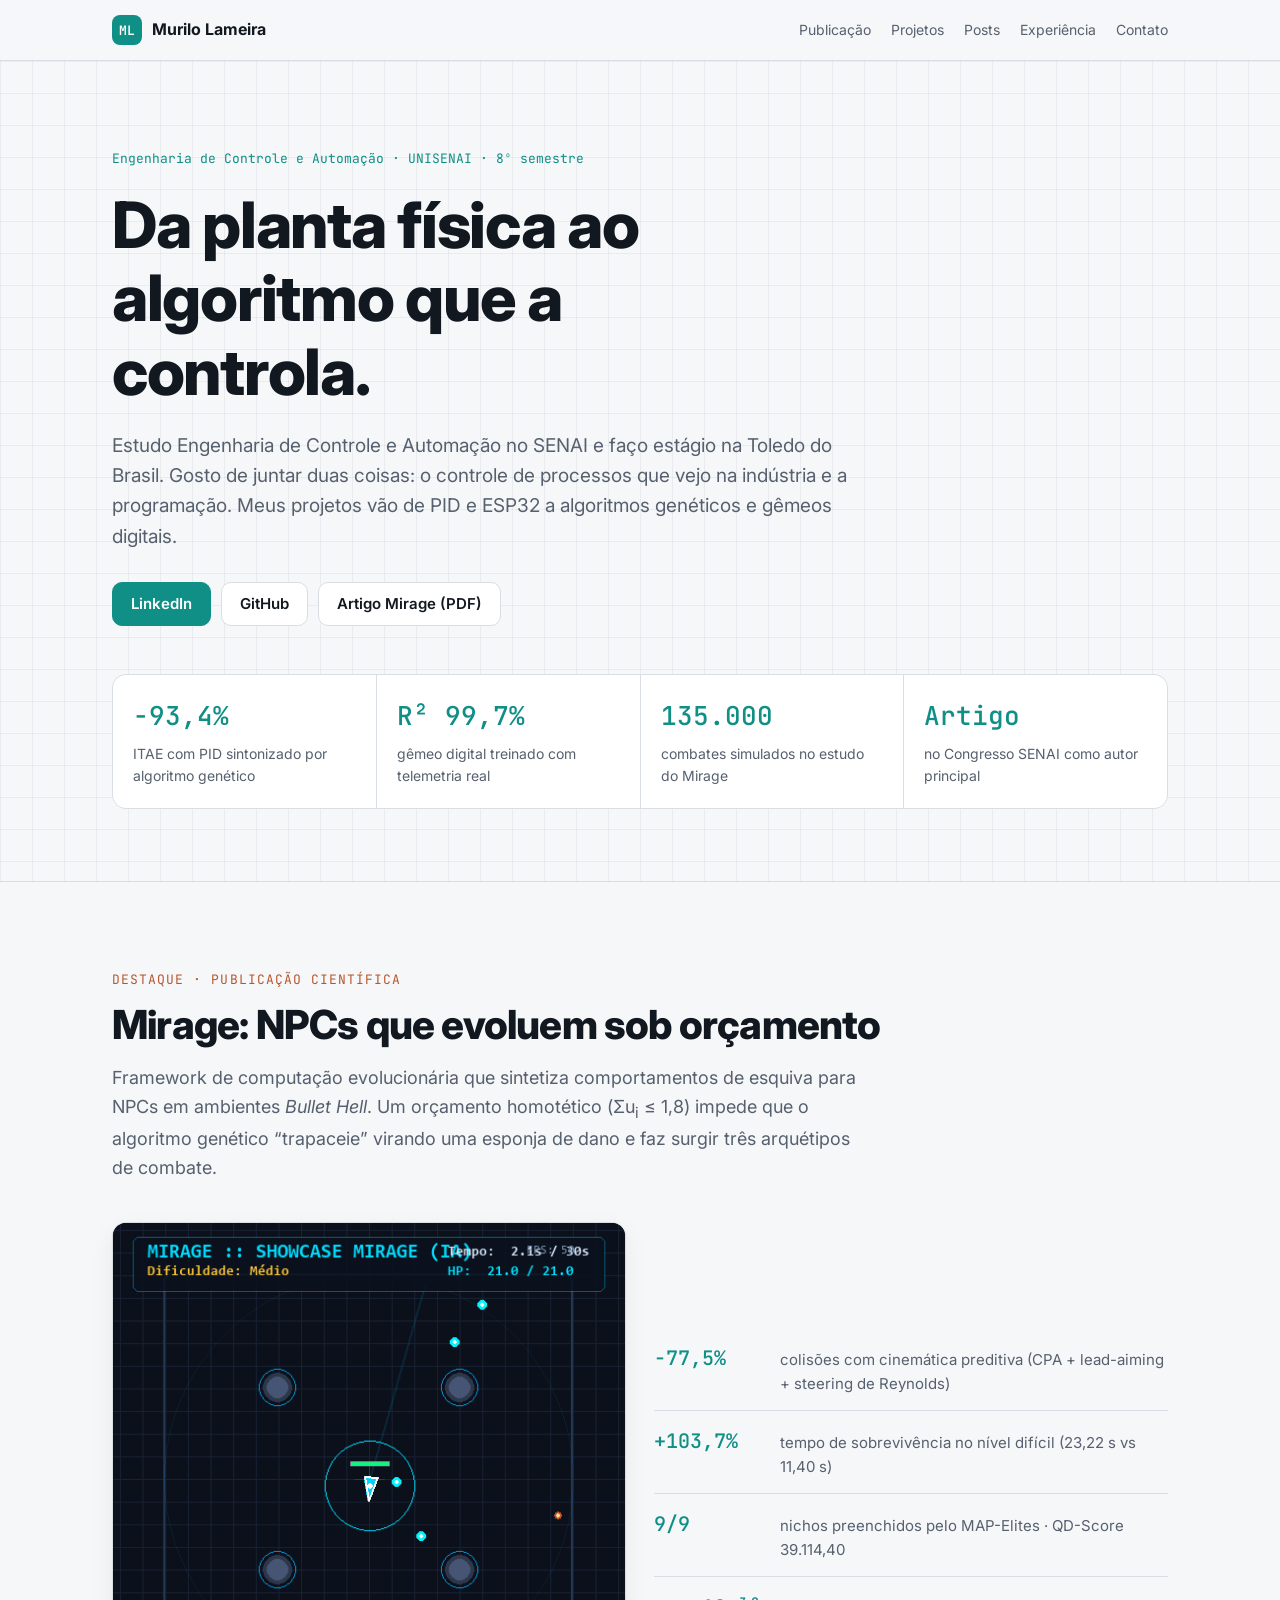
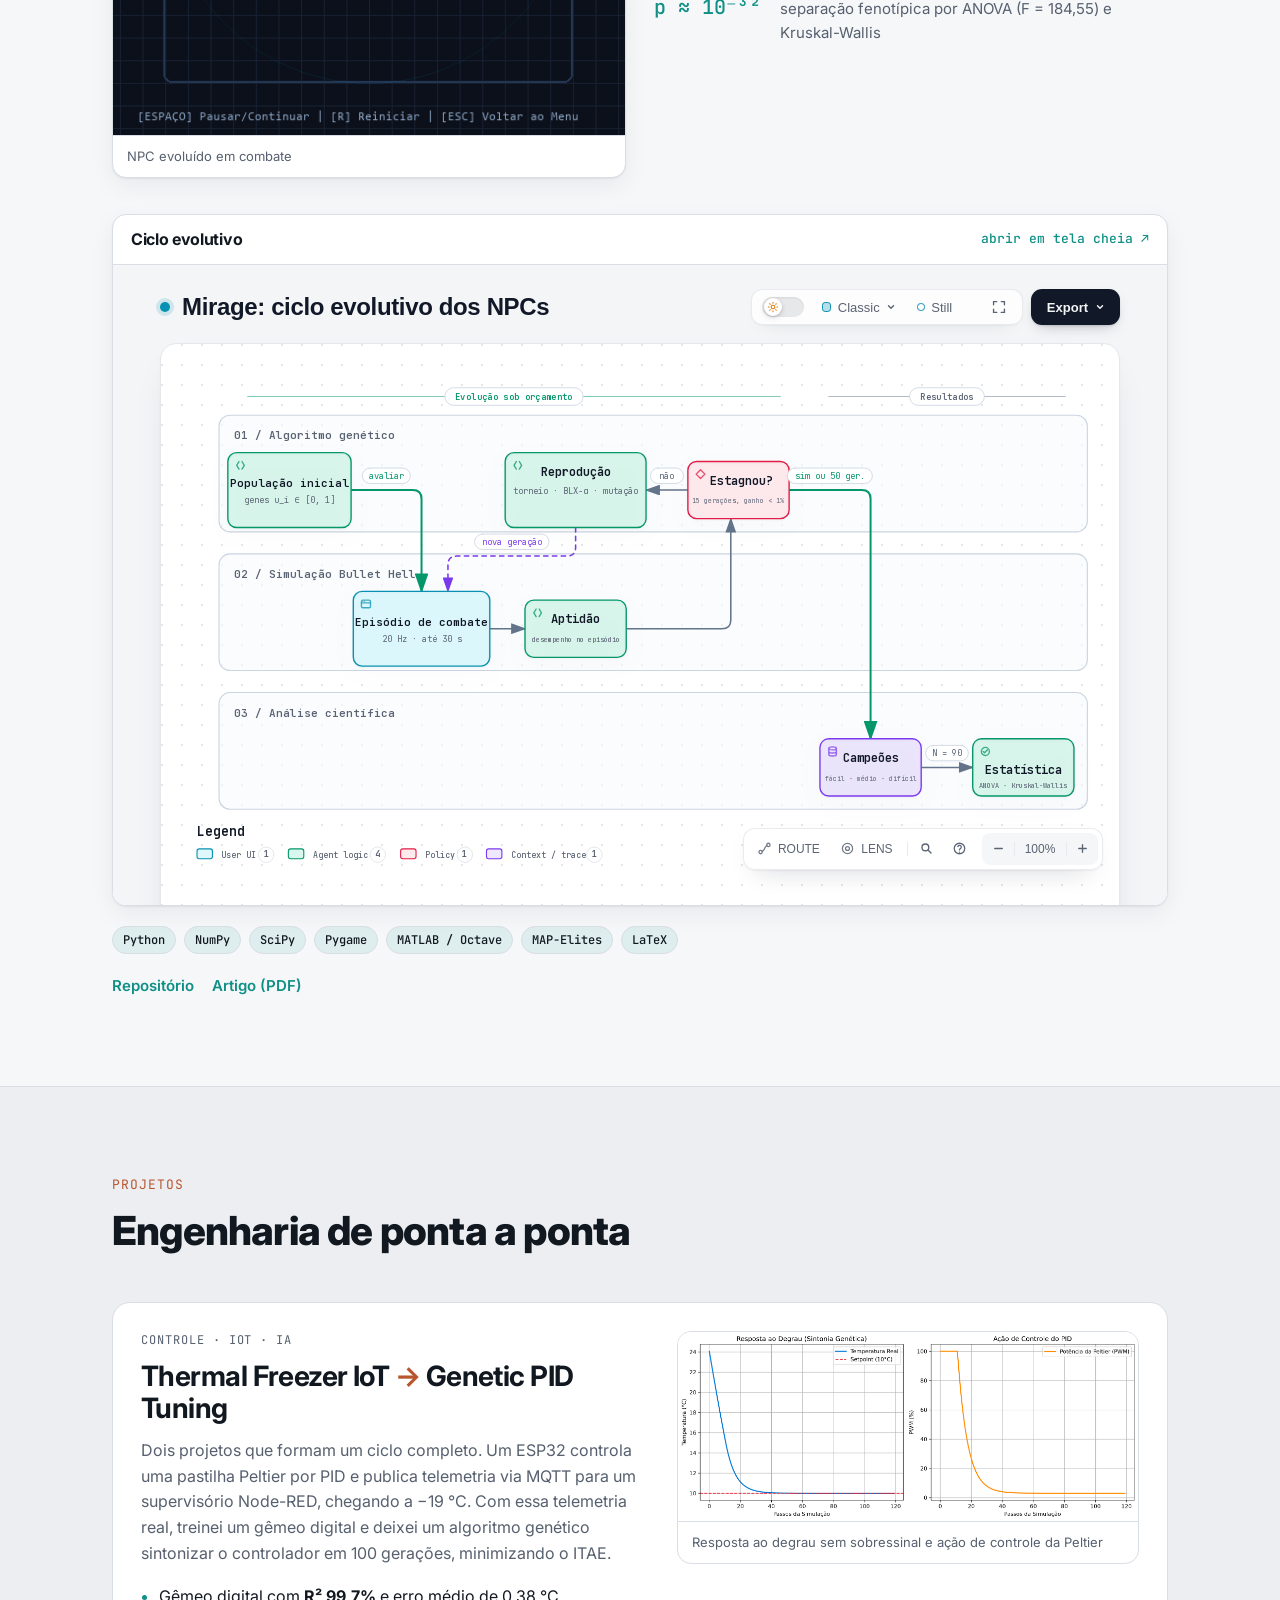
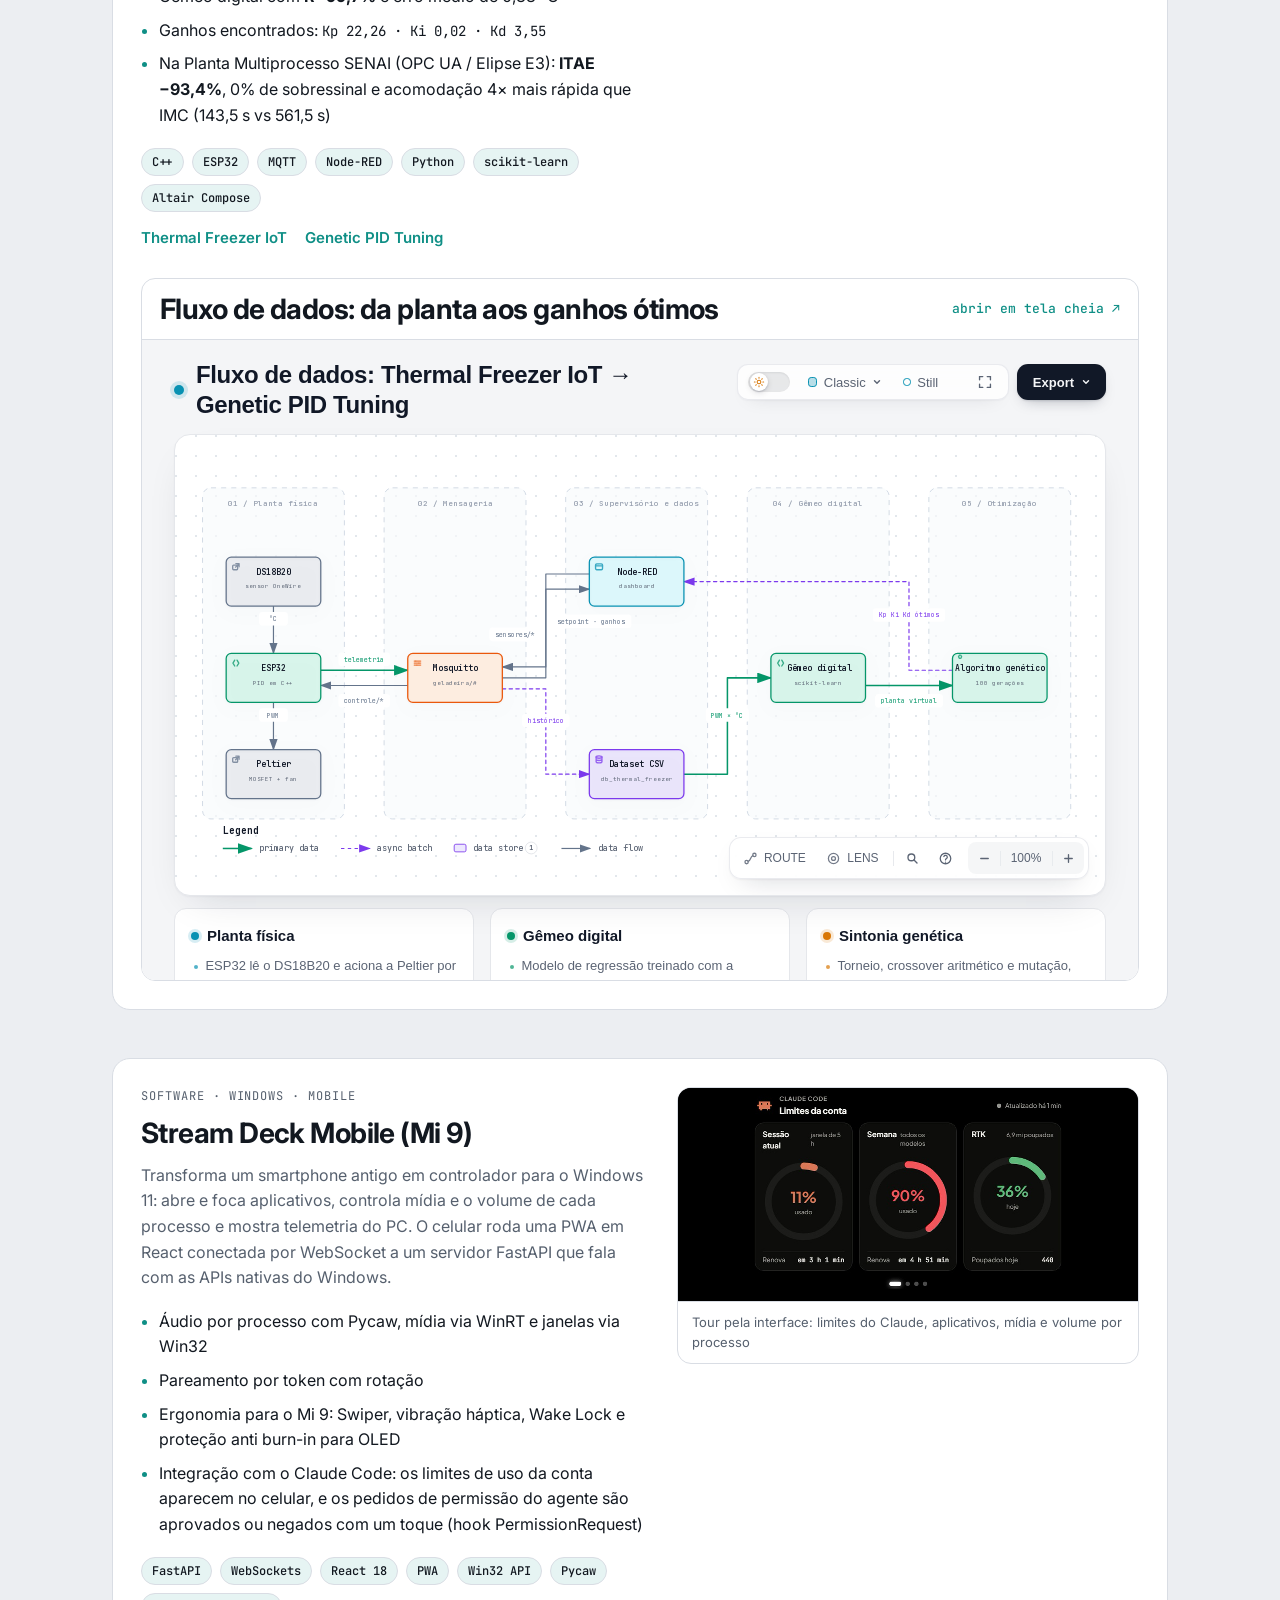
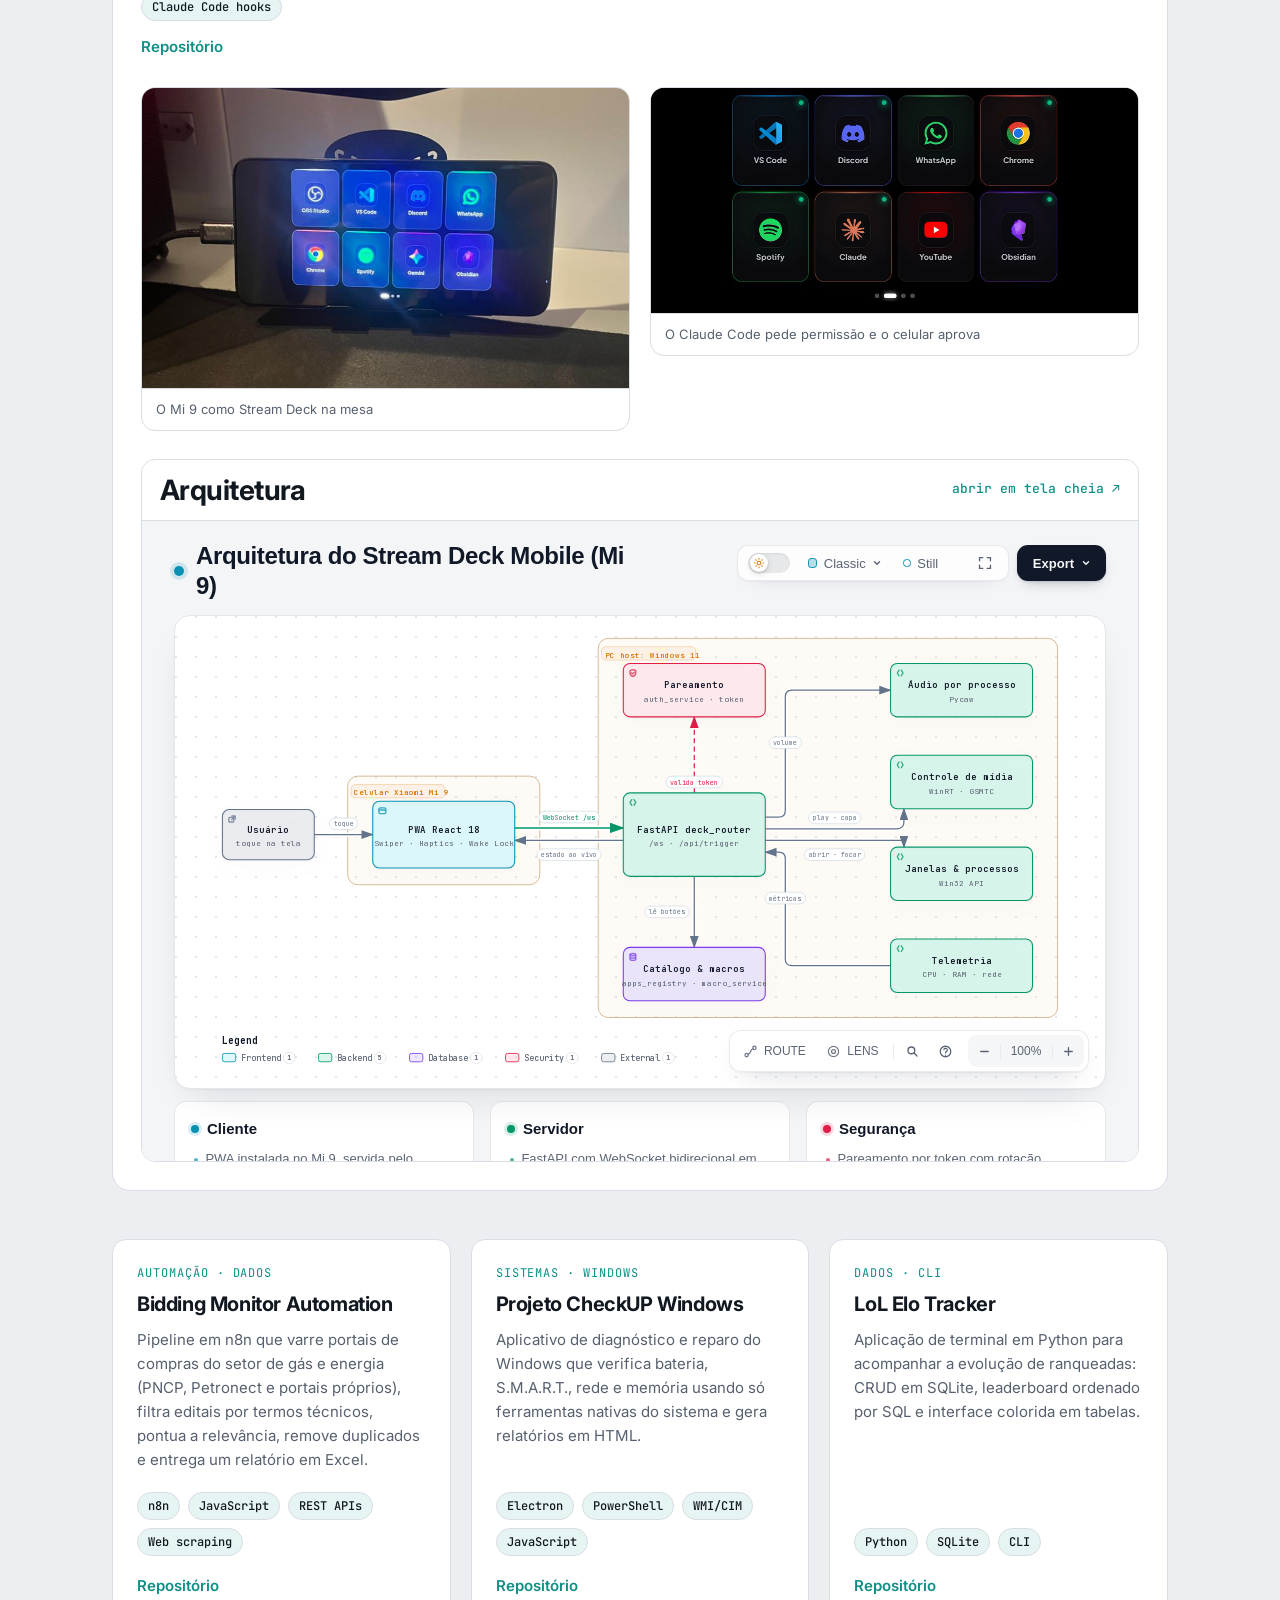
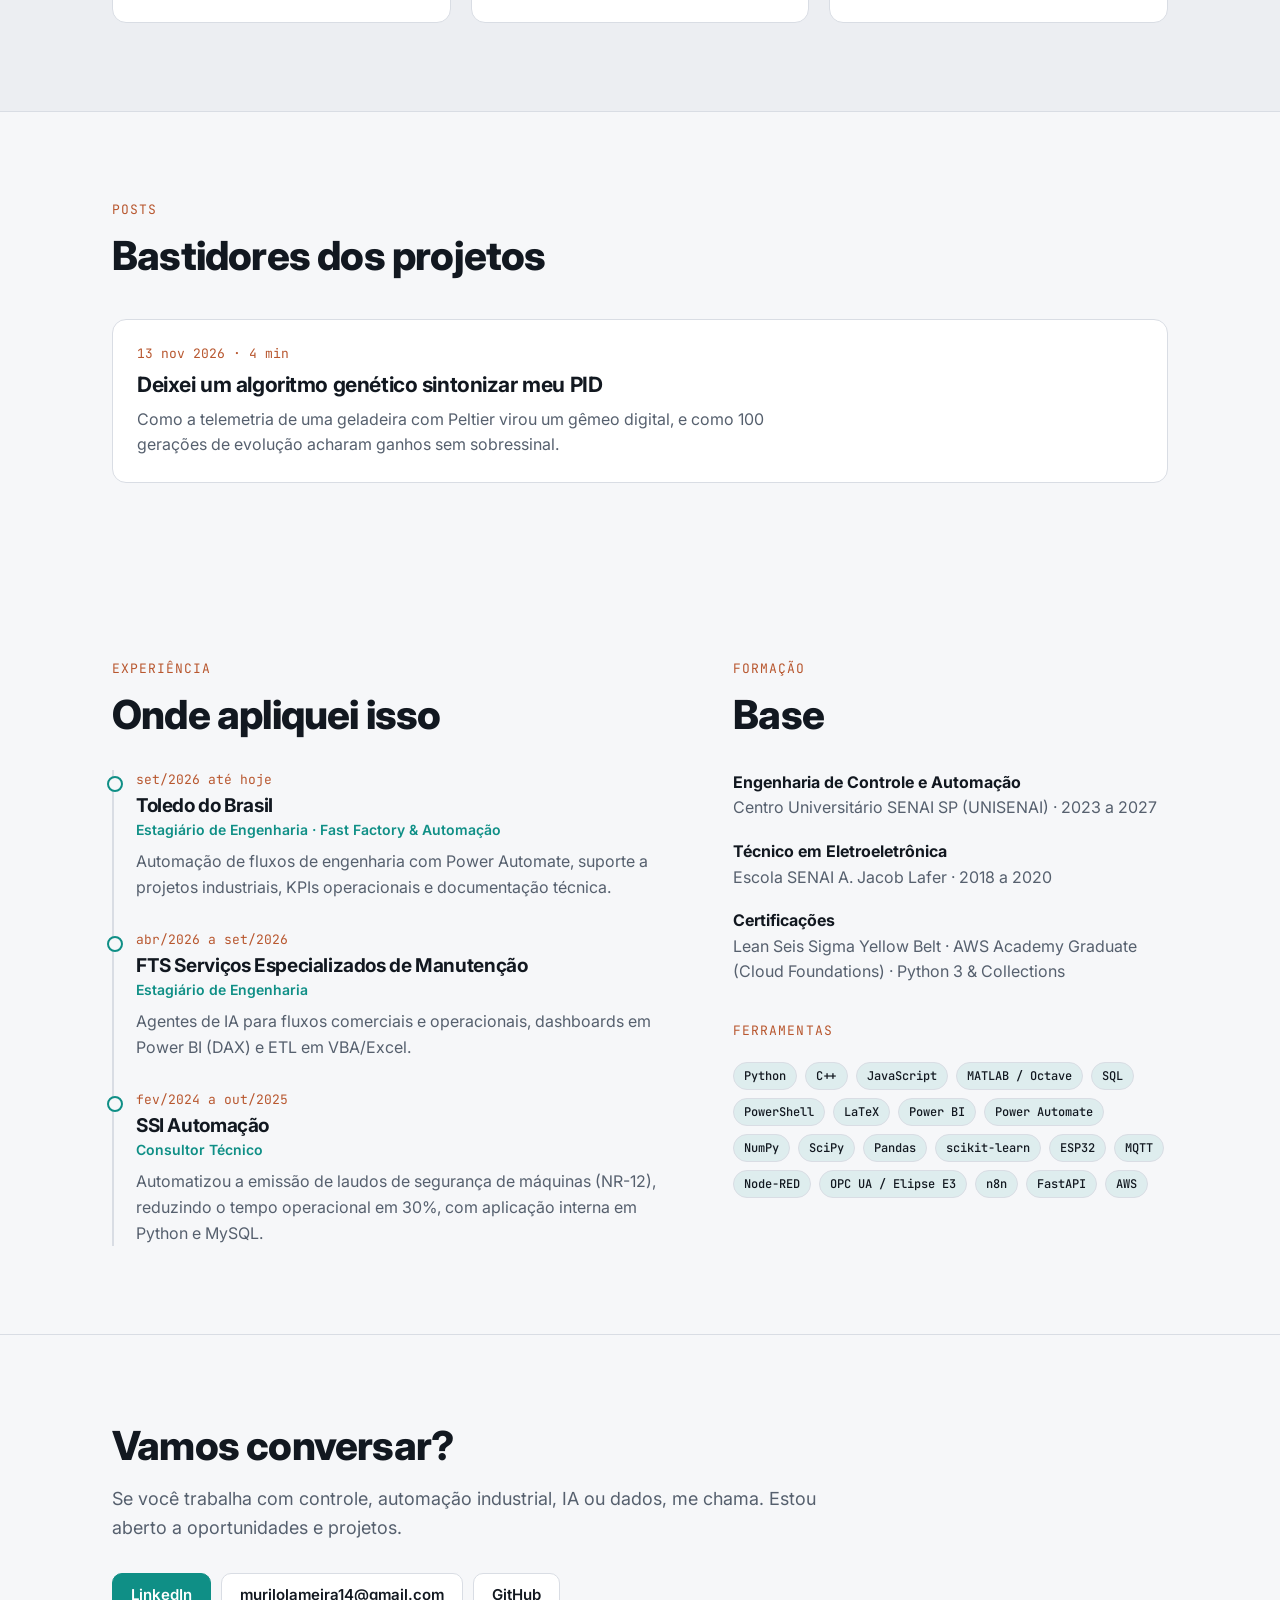
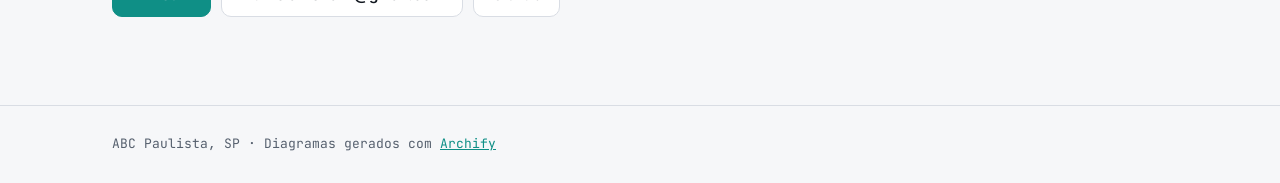
<file: index.html>
<!doctype html>
<html lang="pt-BR">
<head>
<meta charset="utf-8">
<meta name="viewport" content="width=device-width, initial-scale=1">
<title>Murilo Lameira | Portfólio</title>
<meta name="description" content="Engenharia de Controle e Automação: algoritmos genéticos, gêmeos digitais, IoT e software. Portfólio de projetos de Murilo Lameira.">
<meta property="og:type" content="website">
<meta property="og:url" content="https://murilo-lameira.github.io/">
<meta property="og:title" content="Murilo Lameira | Portfólio">
<meta property="og:description" content="Engenharia de Controle e Automação: algoritmos genéticos, gêmeos digitais, controle PID, IoT e software.">
<meta property="og:image" content="https://murilo-lameira.github.io/assets/img/og-portfolio.png">
<meta property="og:image:width" content="1200">
<meta property="og:image:height" content="627">
<meta name="twitter:card" content="summary_large_image">
<link rel="preconnect" href="https://fonts.googleapis.com">
<link rel="preconnect" href="https://fonts.gstatic.com" crossorigin>
<link href="https://fonts.googleapis.com/css2?family=Inter:wght@400;500;600;700;800&family=JetBrains+Mono:wght@400;500&display=swap" rel="stylesheet">
<link rel="stylesheet" href="assets/style.css">
</head>
<body>

<header class="nav">
  <div class="wrap nav-inner">
    <a class="brand" href="#topo"><span class="brand-mark">ML</span> Murilo Lameira</a>
    <nav class="nav-links" aria-label="Seções">
      <a href="#mirage">Publicação</a>
      <a href="#projetos">Projetos</a>
      <a href="#posts">Posts</a>
      <a href="#experiencia">Experiência</a>
      <a href="#contato">Contato</a>
    </nav>
  </div>
</header>

<main id="topo">

  <!-- HERO -->
  <section class="hero">
    <div class="wrap">
      <p class="eyebrow mono">Engenharia de Controle e Automação · UNISENAI · 8º semestre</p>
      <h1>Da planta física ao algoritmo que a controla.</h1>
      <p class="lead">Estudo Engenharia de Controle e Automação no SENAI e faço estágio na Toledo do Brasil. Gosto de juntar duas coisas: o controle de processos que vejo na indústria e a programação. Meus projetos vão de PID e ESP32 a algoritmos genéticos e gêmeos digitais.</p>
      <div class="cta">
        <a class="btn btn-primary" href="https://www.linkedin.com/in/murilo-lameira" target="_blank" rel="noopener">LinkedIn</a>
        <a class="btn" href="https://github.com/murilo-lameira" target="_blank" rel="noopener">GitHub</a>
        <a class="btn" href="https://github.com/murilo-lameira/Mirage/blob/main/paper/Mirage_Artigo_SENAI.pdf" target="_blank" rel="noopener">Artigo Mirage (PDF)</a>
      </div>
      <dl class="stats">
        <div><dt class="mono">−93,4%</dt><dd>ITAE com PID sintonizado por algoritmo genético</dd></div>
        <div><dt class="mono">R² 99,7%</dt><dd>gêmeo digital treinado com telemetria real</dd></div>
        <div><dt class="mono">135.000</dt><dd>combates simulados no estudo do Mirage</dd></div>
        <div><dt class="mono">Artigo</dt><dd>no Congresso SENAI como autor principal</dd></div>
      </dl>
    </div>
  </section>

  <!-- MIRAGE -->
  <section id="mirage" class="section">
    <div class="wrap">
      <p class="kicker mono">Destaque · Publicação científica</p>
      <h2>Mirage: NPCs que evoluem sob orçamento</h2>
      <p class="section-lead">Framework de computação evolucionária que sintetiza comportamentos de esquiva para NPCs em ambientes <em>Bullet Hell</em>. Um orçamento homotético (Σu<sub>i</sub> ≤ 1,8) impede que o algoritmo genético “trapaceie” virando uma esponja de dano e faz surgir três arquétipos de combate.</p>

      <div class="feature">
        <figure class="media">
          <img src="assets/img/mirage-demo.gif" alt="NPC do Mirage desviando de projéteis em combate" loading="lazy" width="480" height="360">
          <figcaption>NPC evoluído em combate</figcaption>
        </figure>
        <ul class="results">
          <li><strong class="mono">−77,5%</strong><span>colisões com cinemática preditiva (CPA + lead-aiming + steering de Reynolds)</span></li>
          <li><strong class="mono">+103,7%</strong><span>tempo de sobrevivência no nível difícil (23,22 s vs 11,40 s)</span></li>
          <li><strong class="mono">9/9</strong><span>nichos preenchidos pelo MAP-Elites · QD-Score 39.114,40</span></li>
          <li><strong class="mono">p ≈ 10⁻³²</strong><span>separação fenotípica por ANOVA (F = 184,55) e Kruskal-Wallis</span></li>
        </ul>
      </div>

      <div class="diagram">
        <div class="diagram-head">
          <h3>Ciclo evolutivo</h3>
          <a class="link mono" href="diagrams/mirage.html" target="_blank" rel="noopener">abrir em tela cheia ↗</a>
        </div>
        <iframe src="diagrams/mirage.html" title="Diagrama do ciclo evolutivo do Mirage" loading="lazy"></iframe>
      </div>

      <div class="chips">
        <span>Python</span><span>NumPy</span><span>SciPy</span><span>Pygame</span><span>MATLAB / Octave</span><span>MAP-Elites</span><span>LaTeX</span>
      </div>
      <p class="links">
        <a class="link" href="https://github.com/murilo-lameira/Mirage" target="_blank" rel="noopener">Repositório</a>
        <a class="link" href="https://github.com/murilo-lameira/Mirage/blob/main/paper/Mirage_Artigo_SENAI.pdf" target="_blank" rel="noopener">Artigo (PDF)</a>
      </p>
    </div>
  </section>

  <!-- PROJETOS -->
  <section id="projetos" class="section alt">
    <div class="wrap">
      <p class="kicker mono">Projetos</p>
      <h2>Engenharia de ponta a ponta</h2>

      <!-- Freezer + PID -->
      <article class="project wide">
        <div class="project-text">
          <p class="tag mono">Controle · IoT · IA</p>
          <h3>Thermal Freezer IoT <span class="arrow">→</span> Genetic PID Tuning</h3>
          <p>Dois projetos que formam um ciclo completo. Um ESP32 controla uma pastilha Peltier por PID e publica telemetria via MQTT para um supervisório Node-RED, chegando a −19 °C. Com essa telemetria real, treinei um gêmeo digital e deixei um algoritmo genético sintonizar o controlador em 100 gerações, minimizando o ITAE.</p>
          <ul class="facts">
            <li>Gêmeo digital com <strong>R² 99,7%</strong> e erro médio de 0,38 °C</li>
            <li>Ganhos encontrados: <span class="mono">Kp 22,26 · Ki 0,02 · Kd 3,55</span></li>
            <li>Na Planta Multiprocesso SENAI (OPC UA / Elipse E3): <strong>ITAE −93,4%</strong>, 0% de sobressinal e acomodação 4× mais rápida que IMC (143,5 s vs 561,5 s)</li>
          </ul>
          <div class="chips"><span>C++</span><span>ESP32</span><span>MQTT</span><span>Node-RED</span><span>Python</span><span>scikit-learn</span><span>Altair Compose</span></div>
          <p class="links">
            <a class="link" href="https://github.com/murilo-lameira/Thermal-Freezer-IoT" target="_blank" rel="noopener">Thermal Freezer IoT</a>
            <a class="link" href="https://github.com/murilo-lameira/genetic-pid-tuning" target="_blank" rel="noopener">Genetic PID Tuning</a>
          </p>
        </div>
        <figure class="media">
          <img src="assets/img/pid-resposta.png" alt="Resposta ao degrau e ação de controle do PID sintonizado geneticamente" loading="lazy" width="2000" height="823">
          <figcaption>Resposta ao degrau sem sobressinal e ação de controle da Peltier</figcaption>
        </figure>
        <div class="diagram full">
          <div class="diagram-head">
            <h3>Fluxo de dados: da planta aos ganhos ótimos</h3>
            <a class="link mono" href="diagrams/freezer-pid.html" target="_blank" rel="noopener">abrir em tela cheia ↗</a>
          </div>
          <iframe src="diagrams/freezer-pid.html" title="Diagrama de fluxo de dados do Thermal Freezer ao Genetic PID" loading="lazy"></iframe>
        </div>
      </article>

      <!-- StreamDeck -->
      <article class="project wide">
        <div class="project-text">
          <p class="tag mono">Software · Windows · Mobile</p>
          <h3>Stream Deck Mobile (Mi 9)</h3>
          <p>Transforma um smartphone antigo em controlador para o Windows 11: abre e foca aplicativos, controla mídia e o volume de cada processo e mostra telemetria do PC. O celular roda uma PWA em React conectada por WebSocket a um servidor FastAPI que fala com as APIs nativas do Windows.</p>
          <ul class="facts">
            <li>Áudio por processo com Pycaw, mídia via WinRT e janelas via Win32</li>
            <li>Pareamento por token com rotação</li>
            <li>Ergonomia para o Mi 9: Swiper, vibração háptica, Wake Lock e proteção anti burn-in para OLED</li>
            <li>Integração com o Claude Code: os limites de uso da conta aparecem no celular, e os pedidos de permissão do agente são aprovados ou negados com um toque (hook PermissionRequest)</li>
          </ul>
          <div class="chips"><span>FastAPI</span><span>WebSockets</span><span>React 18</span><span>PWA</span><span>Win32 API</span><span>Pycaw</span><span>Claude Code hooks</span></div>
          <p class="links"><a class="link" href="https://github.com/murilo-lameira/Stream-Deck" target="_blank" rel="noopener">Repositório</a></p>
        </div>
        <figure class="media">
          <video autoplay muted loop playsinline preload="metadata" poster="assets/img/streamdeck-tour.jpg" width="2340" height="1080" aria-label="Tour pela interface do Stream Deck: limites do Claude, grade de aplicativos, controle de mídia e volume">
            <source src="assets/video/tour.webm" type="video/webm">
            <source src="assets/video/tour.mp4" type="video/mp4">
          </video>
          <figcaption>Tour pela interface: limites do Claude, aplicativos, mídia e volume por processo</figcaption>
        </figure>
        <div class="media-row">
          <figure class="media">
            <img src="assets/img/streamdeck-mi9.png" alt="Xiaomi Mi 9 em um suporte exibindo a grade de botões do Stream Deck" loading="lazy" width="930" height="572">
            <figcaption>O Mi 9 como Stream Deck na mesa</figcaption>
          </figure>
          <figure class="media">
            <video autoplay muted loop playsinline preload="metadata" poster="assets/img/streamdeck-claude.jpg" width="2340" height="1080" aria-label="O Claude Code pede permissão para rodar um comando e o pedido é aprovado pelo celular">
              <source src="assets/video/pedido-claude.webm" type="video/webm">
              <source src="assets/video/pedido-claude.mp4" type="video/mp4">
            </video>
            <figcaption>O Claude Code pede permissão e o celular aprova</figcaption>
          </figure>
        </div>
        <div class="diagram full">
          <div class="diagram-head">
            <h3>Arquitetura</h3>
            <a class="link mono" href="diagrams/streamdeck.html" target="_blank" rel="noopener">abrir em tela cheia ↗</a>
          </div>
          <iframe src="diagrams/streamdeck.html" title="Diagrama de arquitetura do Stream Deck Mobile" loading="lazy"></iframe>
        </div>
      </article>

      <!-- Menores -->
      <div class="grid">
        <article class="card">
          <p class="tag mono">Automação · Dados</p>
          <h3>Bidding Monitor Automation</h3>
          <p>Pipeline em n8n que varre portais de compras do setor de gás e energia (PNCP, Petronect e portais próprios), filtra editais por termos técnicos, pontua a relevância, remove duplicados e entrega um relatório em Excel.</p>
          <div class="chips"><span>n8n</span><span>JavaScript</span><span>REST APIs</span><span>Web scraping</span></div>
          <a class="link" href="https://github.com/murilo-lameira/bidding-monitor-automation" target="_blank" rel="noopener">Repositório</a>
        </article>
        <article class="card">
          <p class="tag mono">Sistemas · Windows</p>
          <h3>Projeto CheckUP Windows</h3>
          <p>Aplicativo de diagnóstico e reparo do Windows que verifica bateria, S.M.A.R.T., rede e memória usando só ferramentas nativas do sistema e gera relatórios em HTML.</p>
          <div class="chips"><span>Electron</span><span>PowerShell</span><span>WMI/CIM</span><span>JavaScript</span></div>
          <a class="link" href="https://github.com/murilo-lameira/projeto-checkup-windows" target="_blank" rel="noopener">Repositório</a>
        </article>
        <article class="card">
          <p class="tag mono">Dados · CLI</p>
          <h3>LoL Elo Tracker</h3>
          <p>Aplicação de terminal em Python para acompanhar a evolução de ranqueadas: CRUD em SQLite, leaderboard ordenado por SQL e interface colorida em tabelas.</p>
          <div class="chips"><span>Python</span><span>SQLite</span><span>CLI</span></div>
          <a class="link" href="https://github.com/murilo-lameira/lol-elo-tracker" target="_blank" rel="noopener">Repositório</a>
        </article>
      </div>
    </div>
  </section>

  <!-- POSTS -->
  <section id="posts" class="section">
    <div class="wrap">
      <p class="kicker mono">Posts</p>
      <h2>Bastidores dos projetos</h2>
      <div class="post-list">
        <a class="post-card" href="posts/pid-genetico.html">
          <p class="when mono">13 nov 2026 · 4 min</p>
          <h3>Deixei um algoritmo genético sintonizar meu PID</h3>
          <p>Como a telemetria de uma geladeira com Peltier virou um gêmeo digital, e como 100 gerações de evolução acharam ganhos sem sobressinal.</p>
        </a>
      </div>
    </div>
  </section>

  <!-- EXPERIÊNCIA -->
  <section id="experiencia" class="section">
    <div class="wrap two-col">
      <div>
        <p class="kicker mono">Experiência</p>
        <h2>Onde apliquei isso</h2>
        <ol class="timeline">
          <li>
            <p class="when mono">set/2026 até hoje</p>
            <h3>Toledo do Brasil</h3>
            <p class="role">Estagiário de Engenharia · Fast Factory &amp; Automação</p>
            <p>Automação de fluxos de engenharia com Power Automate, suporte a projetos industriais, KPIs operacionais e documentação técnica.</p>
          </li>
          <li>
            <p class="when mono">abr/2026 a set/2026</p>
            <h3>FTS Serviços Especializados de Manutenção</h3>
            <p class="role">Estagiário de Engenharia</p>
            <p>Agentes de IA para fluxos comerciais e operacionais, dashboards em Power BI (DAX) e ETL em VBA/Excel.</p>
          </li>
          <li>
            <p class="when mono">fev/2024 a out/2025</p>
            <h3>SSI Automação</h3>
            <p class="role">Consultor Técnico</p>
            <p>Automatizou a emissão de laudos de segurança de máquinas (NR-12), reduzindo o tempo operacional em 30%, com aplicação interna em Python e MySQL.</p>
          </li>
        </ol>
      </div>
      <div>
        <p class="kicker mono">Formação</p>
        <h2>Base</h2>
        <ul class="plain">
          <li><strong>Engenharia de Controle e Automação</strong><br>Centro Universitário SENAI SP (UNISENAI) · 2023 a 2027</li>
          <li><strong>Técnico em Eletroeletrônica</strong><br>Escola SENAI A. Jacob Lafer · 2018 a 2020</li>
          <li><strong>Certificações</strong><br>Lean Seis Sigma Yellow Belt · AWS Academy Graduate (Cloud Foundations) · Python 3 &amp; Collections</li>
        </ul>
        <p class="kicker mono stack-title">Ferramentas</p>
        <div class="chips">
          <span>Python</span><span>C++</span><span>JavaScript</span><span>MATLAB / Octave</span><span>SQL</span><span>PowerShell</span><span>LaTeX</span>
          <span>Power BI</span><span>Power Automate</span><span>NumPy</span><span>SciPy</span><span>Pandas</span><span>scikit-learn</span>
          <span>ESP32</span><span>MQTT</span><span>Node-RED</span><span>OPC UA / Elipse E3</span><span>n8n</span><span>FastAPI</span><span>AWS</span>
        </div>
      </div>
    </div>
  </section>

  <!-- CONTATO -->
  <section id="contato" class="section contact">
    <div class="wrap">
      <h2>Vamos conversar?</h2>
      <p class="section-lead">Se você trabalha com controle, automação industrial, IA ou dados, me chama. Estou aberto a oportunidades e projetos.</p>
      <div class="cta">
        <a class="btn btn-primary" href="https://www.linkedin.com/in/murilo-lameira" target="_blank" rel="noopener">LinkedIn</a>
        <a class="btn" href="mailto:murilolameira14@gmail.com">murilolameira14@gmail.com</a>
        <a class="btn" href="https://github.com/murilo-lameira" target="_blank" rel="noopener">GitHub</a>
      </div>
    </div>
  </section>
</main>

<footer class="footer">
  <div class="wrap mono">ABC Paulista, SP · Diagramas gerados com <a href="https://github.com/tt-a1i/archify" target="_blank" rel="noopener">Archify</a></div>
</footer>

</body>
</html>
</file>
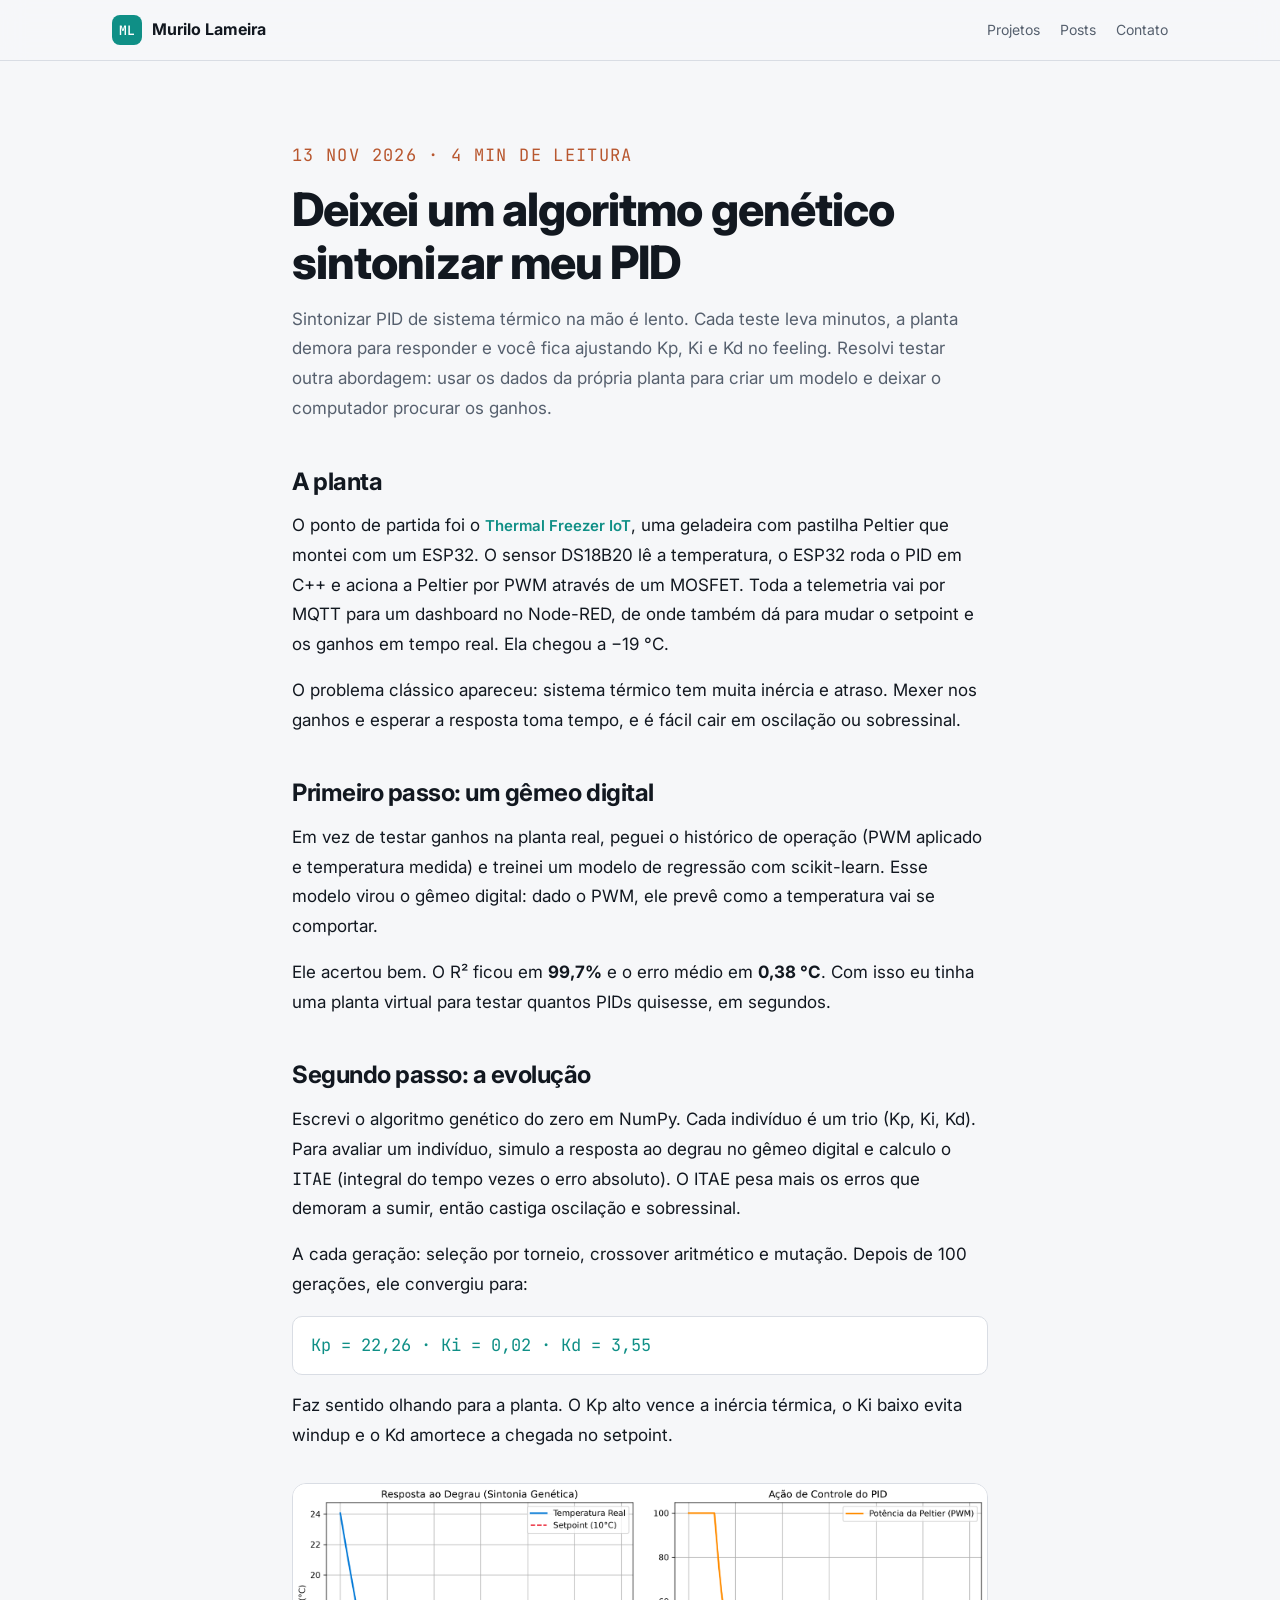
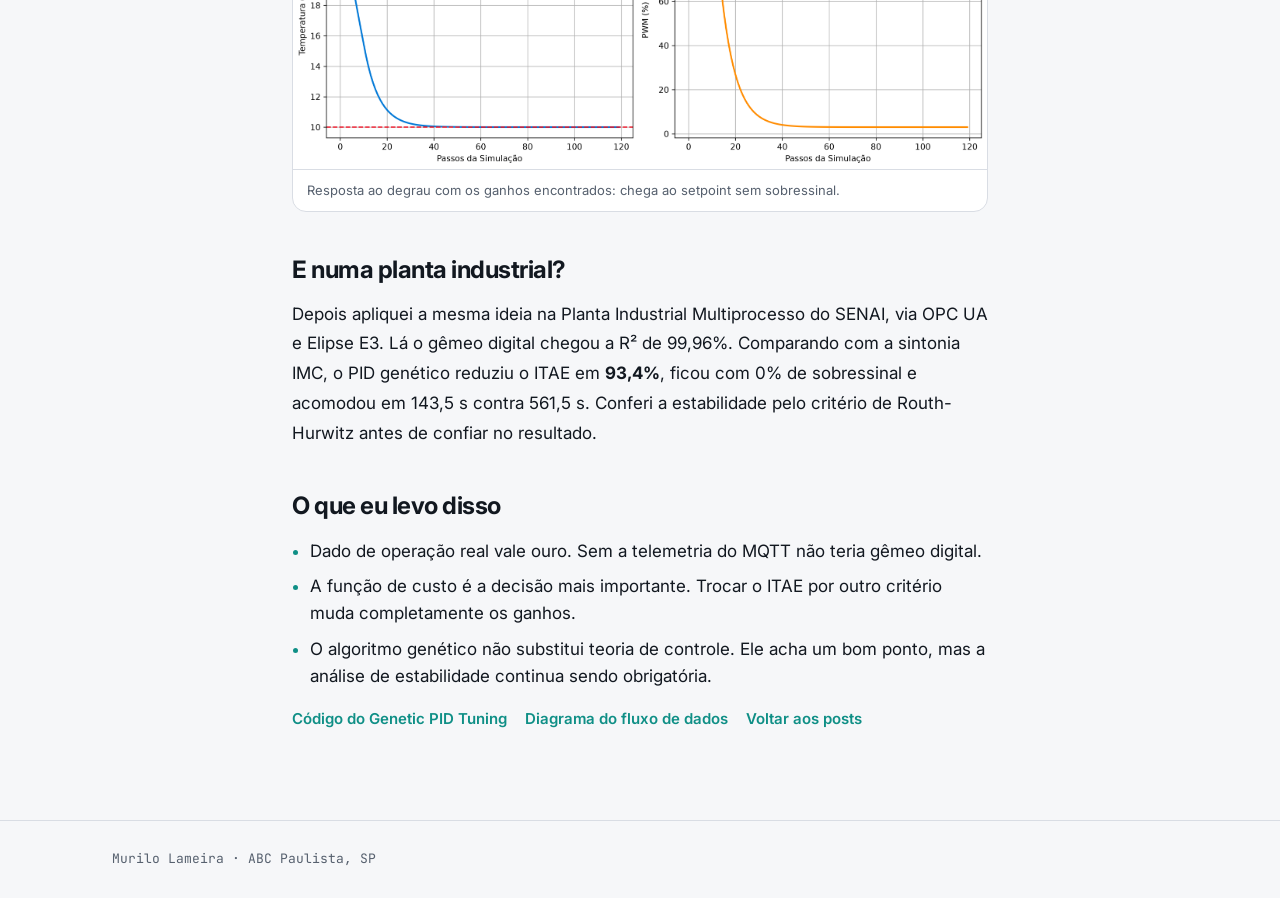
<file: posts/pid-genetico.html>
<!doctype html>
<html lang="pt-BR">
<head>
<meta charset="utf-8">
<meta name="viewport" content="width=device-width, initial-scale=1">
<title>Deixei um algoritmo genético sintonizar meu PID | Murilo Lameira</title>
<meta name="description" content="Como usei a telemetria de uma geladeira com Peltier para treinar um gêmeo digital e sintonizar o PID com um algoritmo genético.">
<meta property="og:type" content="article">
<meta property="og:url" content="https://murilo-lameira.github.io/posts/pid-genetico.html">
<meta property="og:title" content="Deixei um algoritmo genético sintonizar meu PID">
<meta property="og:description" content="Como a telemetria de uma geladeira com Peltier virou um gêmeo digital e um algoritmo genético achou os ganhos do PID.">
<meta property="og:image" content="https://murilo-lameira.github.io/assets/img/og-pid.png">
<meta property="og:image:width" content="1200">
<meta property="og:image:height" content="627">
<meta name="twitter:card" content="summary_large_image">
<link rel="preconnect" href="https://fonts.googleapis.com">
<link rel="preconnect" href="https://fonts.gstatic.com" crossorigin>
<link href="https://fonts.googleapis.com/css2?family=Inter:wght@400;500;600;700;800&family=JetBrains+Mono:wght@400;500&display=swap" rel="stylesheet">
<link rel="stylesheet" href="../assets/style.css">
</head>
<body>

<header class="nav">
  <div class="wrap nav-inner">
    <a class="brand" href="../index.html"><span class="brand-mark">ML</span> Murilo Lameira</a>
    <nav class="nav-links" aria-label="Seções">
      <a href="../index.html#projetos">Projetos</a>
      <a href="../index.html#posts">Posts</a>
      <a href="../index.html#contato">Contato</a>
    </nav>
  </div>
</header>

<main class="post">
  <div class="wrap post-wrap">
    <p class="kicker mono">13 nov 2026 · 4 min de leitura</p>
    <h1>Deixei um algoritmo genético sintonizar meu PID</h1>
    <p class="post-lead">Sintonizar PID de sistema térmico na mão é lento. Cada teste leva minutos, a planta demora para responder e você fica ajustando Kp, Ki e Kd no feeling. Resolvi testar outra abordagem: usar os dados da própria planta para criar um modelo e deixar o computador procurar os ganhos.</p>

    <h2>A planta</h2>
    <p>O ponto de partida foi o <a class="link" href="https://github.com/murilo-lameira/Thermal-Freezer-IoT" target="_blank" rel="noopener">Thermal Freezer IoT</a>, uma geladeira com pastilha Peltier que montei com um ESP32. O sensor DS18B20 lê a temperatura, o ESP32 roda o PID em C++ e aciona a Peltier por PWM através de um MOSFET. Toda a telemetria vai por MQTT para um dashboard no Node-RED, de onde também dá para mudar o setpoint e os ganhos em tempo real. Ela chegou a −19 °C.</p>
    <p>O problema clássico apareceu: sistema térmico tem muita inércia e atraso. Mexer nos ganhos e esperar a resposta toma tempo, e é fácil cair em oscilação ou sobressinal.</p>

    <h2>Primeiro passo: um gêmeo digital</h2>
    <p>Em vez de testar ganhos na planta real, peguei o histórico de operação (PWM aplicado e temperatura medida) e treinei um modelo de regressão com scikit-learn. Esse modelo virou o gêmeo digital: dado o PWM, ele prevê como a temperatura vai se comportar.</p>
    <p>Ele acertou bem. O R² ficou em <strong>99,7%</strong> e o erro médio em <strong>0,38 °C</strong>. Com isso eu tinha uma planta virtual para testar quantos PIDs quisesse, em segundos.</p>

    <h2>Segundo passo: a evolução</h2>
    <p>Escrevi o algoritmo genético do zero em NumPy. Cada indivíduo é um trio (Kp, Ki, Kd). Para avaliar um indivíduo, simulo a resposta ao degrau no gêmeo digital e calculo o <span class="mono">ITAE</span> (integral do tempo vezes o erro absoluto). O ITAE pesa mais os erros que demoram a sumir, então castiga oscilação e sobressinal.</p>
    <p>A cada geração: seleção por torneio, crossover aritmético e mutação. Depois de 100 gerações, ele convergiu para:</p>
    <p class="post-code mono">Kp = 22,26 · Ki = 0,02 · Kd = 3,55</p>
    <p>Faz sentido olhando para a planta. O Kp alto vence a inércia térmica, o Ki baixo evita windup e o Kd amortece a chegada no setpoint.</p>

    <figure class="media post-figure">
      <img src="../assets/img/pid-resposta.png" alt="Gráfico da resposta ao degrau chegando a 10 °C sem sobressinal e da ação de controle PWM da Peltier" width="2000" height="823">
      <figcaption>Resposta ao degrau com os ganhos encontrados: chega ao setpoint sem sobressinal.</figcaption>
    </figure>

    <h2>E numa planta industrial?</h2>
    <p>Depois apliquei a mesma ideia na Planta Industrial Multiprocesso do SENAI, via OPC UA e Elipse E3. Lá o gêmeo digital chegou a R² de 99,96%. Comparando com a sintonia IMC, o PID genético reduziu o ITAE em <strong>93,4%</strong>, ficou com 0% de sobressinal e acomodou em 143,5 s contra 561,5 s. Conferi a estabilidade pelo critério de Routh-Hurwitz antes de confiar no resultado.</p>

    <h2>O que eu levo disso</h2>
    <ul class="facts">
      <li>Dado de operação real vale ouro. Sem a telemetria do MQTT não teria gêmeo digital.</li>
      <li>A função de custo é a decisão mais importante. Trocar o ITAE por outro critério muda completamente os ganhos.</li>
      <li>O algoritmo genético não substitui teoria de controle. Ele acha um bom ponto, mas a análise de estabilidade continua sendo obrigatória.</li>
    </ul>

    <p class="links">
      <a class="link" href="https://github.com/murilo-lameira/genetic-pid-tuning" target="_blank" rel="noopener">Código do Genetic PID Tuning</a>
      <a class="link" href="../diagrams/freezer-pid.html" target="_blank" rel="noopener">Diagrama do fluxo de dados</a>
      <a class="link" href="../index.html#posts">Voltar aos posts</a>
    </p>
  </div>
</main>

<footer class="footer">
  <div class="wrap mono">Murilo Lameira · ABC Paulista, SP</div>
</footer>

</body>
</html>
</file>
<file: assets/style.css>
:root {
  --bg: #f6f7f9;
  --bg-alt: #eceef2;
  --surface: #ffffff;
  --border: #d9dde4;
  --text: #121820;
  --muted: #56606e;
  --accent: #0f8f86;
  --accent-ink: #ffffff;
  --accent-soft: rgba(15, 143, 134, 0.10);
  --copper: #b8572f;
  --grid: rgba(18, 24, 32, 0.05);
  --shadow: 0 1px 2px rgba(18, 24, 32, .06), 0 8px 24px rgba(18, 24, 32, .06);
  --radius: 14px;
  --sans: "Inter", system-ui, -apple-system, "Segoe UI", sans-serif;
  --mono: "JetBrains Mono", ui-monospace, "Cascadia Code", Consolas, monospace;
}
@media (prefers-color-scheme: dark) {
  :root:not([data-theme="light"]) {
    --bg: #0b0f14;
    --bg-alt: #0f151c;
    --surface: #131a23;
    --border: #232d3a;
    --text: #e7ecf2;
    --muted: #94a0b0;
    --accent: #2dd4bf;
    --accent-ink: #062320;
    --accent-soft: rgba(45, 212, 191, 0.10);
    --copper: #e0895f;
    --grid: rgba(231, 236, 242, 0.035);
    --shadow: 0 1px 2px rgba(0, 0, 0, .3), 0 10px 30px rgba(0, 0, 0, .25);
  }
}
:root[data-theme="dark"] {
  --bg: #0b0f14; --bg-alt: #0f151c; --surface: #131a23; --border: #232d3a;
  --text: #e7ecf2; --muted: #94a0b0; --accent: #2dd4bf; --accent-ink: #062320;
  --accent-soft: rgba(45, 212, 191, 0.10); --copper: #e0895f; --grid: rgba(231, 236, 242, 0.035);
}

* { box-sizing: border-box; }
html { scroll-behavior: smooth; scroll-padding-top: 72px; }
body {
  margin: 0;
  background: var(--bg);
  color: var(--text);
  font: 16px/1.6 var(--sans);
  -webkit-font-smoothing: antialiased;
  overflow-x: hidden;
}
img { max-width: 100%; height: auto; display: block; }
a { color: inherit; }
h1, h2, h3 { line-height: 1.15; letter-spacing: -0.02em; margin: 0; }
p { margin: 0; }
.mono { font-family: var(--mono); }
.wrap { width: 100%; max-width: 1120px; margin: 0 auto; padding: 0 16px; }
@media (min-width: 720px) { .wrap { padding: 0 32px; } }

/* NAV */
.nav {
  position: sticky; top: 0; z-index: 10;
  background: color-mix(in srgb, var(--bg) 85%, transparent);
  backdrop-filter: blur(12px);
  border-bottom: 1px solid var(--border);
}
.nav-inner { display: flex; align-items: center; justify-content: space-between; height: 60px; gap: 16px; }
.brand { display: flex; align-items: center; gap: 10px; font-weight: 700; text-decoration: none; white-space: nowrap; }
.brand-mark {
  display: inline-grid; place-items: center; width: 30px; height: 30px; border-radius: 8px;
  background: var(--accent); color: var(--accent-ink); font: 600 13px var(--mono);
}
.nav-links { display: flex; gap: 20px; font-size: 14px; color: var(--muted); }
.nav-links a { text-decoration: none; }
.nav-links a:hover { color: var(--text); }
@media (max-width: 640px) { .nav-links { display: none; } }

/* HERO */
.hero {
  padding: 88px 0 72px;
  background-image:
    linear-gradient(var(--grid) 1px, transparent 1px),
    linear-gradient(90deg, var(--grid) 1px, transparent 1px);
  background-size: 32px 32px;
  border-bottom: 1px solid var(--border);
}
.eyebrow { color: var(--accent); font-size: 13px; margin-bottom: 18px; }
.hero h1 { font-size: clamp(36px, 6vw, 64px); font-weight: 800; max-width: 14ch; }
.lead { margin-top: 22px; font-size: clamp(17px, 2vw, 19px); color: var(--muted); max-width: 62ch; }
.cta { display: flex; flex-wrap: wrap; gap: 10px; margin-top: 30px; }
.btn {
  display: inline-flex; align-items: center; min-height: 44px; padding: 0 18px;
  border: 1px solid var(--border); border-radius: 10px; background: var(--surface);
  font-weight: 600; font-size: 15px; text-decoration: none; transition: border-color .15s, transform .15s;
}
.btn:hover { border-color: var(--accent); transform: translateY(-1px); }
.btn-primary { background: var(--accent); border-color: var(--accent); color: var(--accent-ink); }
.stats {
  display: grid; grid-template-columns: repeat(2, 1fr); gap: 1px; margin: 48px 0 0;
  background: var(--border); border: 1px solid var(--border); border-radius: var(--radius); overflow: hidden;
}
@media (min-width: 860px) { .stats { grid-template-columns: repeat(4, 1fr); } }
.stats div { background: var(--surface); padding: 20px; }
.stats dt { font-size: clamp(20px, 3vw, 26px); font-weight: 500; color: var(--accent); }
.stats dd { margin: 6px 0 0; font-size: 14px; color: var(--muted); }

/* SECTIONS */
.section { padding: 88px 0; }
.section.alt { background: var(--bg-alt); border-top: 1px solid var(--border); border-bottom: 1px solid var(--border); }
.kicker { color: var(--copper); font-size: 13px; text-transform: uppercase; letter-spacing: .08em; margin-bottom: 12px; }
.section h2 { font-size: clamp(28px, 4vw, 40px); font-weight: 800; }
.section-lead { margin-top: 16px; color: var(--muted); font-size: 18px; max-width: 68ch; }

/* FEATURE (Mirage) */
.feature { display: grid; gap: 28px; margin-top: 40px; align-items: center; }
@media (min-width: 860px) { .feature { grid-template-columns: 1fr 1fr; } }
.media { margin: 0; background: var(--surface); border: 1px solid var(--border); border-radius: var(--radius); overflow: hidden; box-shadow: var(--shadow); }
.media img, .media video { width: 100%; height: auto; display: block; background: #000; }
.media-row { grid-column: 1 / -1; display: grid; gap: 20px; }
@media (min-width: 760px) { .media-row { grid-template-columns: 1fr 1fr; align-items: start; } }
.media figcaption { padding: 10px 14px; font-size: 13px; color: var(--muted); border-top: 1px solid var(--border); }
.results { list-style: none; margin: 0; padding: 0; display: grid; gap: 14px; }
.results li { display: grid; grid-template-columns: 112px 1fr; gap: 14px; align-items: baseline; padding-bottom: 14px; border-bottom: 1px solid var(--border); }
.results li:last-child { border-bottom: 0; }
.results strong { color: var(--accent); font-size: 20px; font-weight: 500; }
.results span { color: var(--muted); font-size: 15px; }

/* DIAGRAMS */
.diagram { margin-top: 36px; background: var(--surface); border: 1px solid var(--border); border-radius: var(--radius); overflow: hidden; box-shadow: var(--shadow); }
.diagram-head { display: flex; justify-content: space-between; align-items: center; gap: 12px; padding: 14px 18px; border-bottom: 1px solid var(--border); flex-wrap: wrap; }
.diagram-head h3 { font-size: 16px; }
.diagram iframe { display: block; width: 100%; height: 640px; border: 0; background: var(--surface); }
@media (max-width: 720px) { .diagram iframe { height: 520px; } }

/* PROJECTS */
.project { margin-top: 48px; padding: 28px; background: var(--surface); border: 1px solid var(--border); border-radius: calc(var(--radius) + 4px); }
@media (max-width: 560px) { .project { padding: 18px; } }
.project.wide { display: grid; gap: 28px; }
@media (min-width: 960px) { .project.wide { grid-template-columns: 1.1fr 1fr; align-items: start; } }
.project .diagram.full { grid-column: 1 / -1; margin-top: 0; box-shadow: none; }
.project .media { box-shadow: none; }
.project h3 { font-size: clamp(22px, 3vw, 28px); font-weight: 700; }
.project-text p { margin-top: 14px; color: var(--muted); }
.project-text .tag, .card .tag { margin-top: 0; }
.tag { color: var(--accent); font-size: 12px; text-transform: uppercase; letter-spacing: .08em; margin-bottom: 10px; }
.arrow { color: var(--copper); }
.facts { margin: 18px 0 0; padding-left: 18px; display: grid; gap: 8px; }
.facts li::marker { color: var(--accent); }
.facts .mono { font-size: 14px; }

.chips { display: flex; flex-wrap: wrap; gap: 8px; margin-top: 20px; }
.chips span {
  font: 500 12px var(--mono); padding: 5px 10px; border-radius: 999px;
  background: var(--accent-soft); color: var(--text); border: 1px solid var(--border);
}
.links { display: flex; flex-wrap: wrap; gap: 18px; margin-top: 20px; }
.link { color: var(--accent); font-weight: 600; text-decoration: none; font-size: 15px; }
.link:hover { text-decoration: underline; text-underline-offset: 3px; }
.diagram-head .link { font-size: 13px; font-weight: 500; }

.grid { display: grid; gap: 20px; margin-top: 48px; }
@media (min-width: 860px) { .grid { grid-template-columns: repeat(3, 1fr); } }
.card { display: flex; flex-direction: column; padding: 24px; background: var(--surface); border: 1px solid var(--border); border-radius: var(--radius); transition: border-color .15s, transform .15s; }
.card:hover { border-color: var(--accent); transform: translateY(-2px); }
.card h3 { font-size: 20px; }
.card p:not(.tag) { margin-top: 12px; color: var(--muted); font-size: 15px; flex: 1; }
.card .link { margin-top: 18px; }

/* EXPERIENCE */
.two-col { display: grid; gap: 56px; }
@media (min-width: 960px) { .two-col { grid-template-columns: 1.3fr 1fr; } }
.timeline { list-style: none; margin: 32px 0 0; padding: 0 0 0 22px; border-left: 2px solid var(--border); display: grid; gap: 30px; }
.timeline li { position: relative; }
.timeline li::before { content: ""; position: absolute; left: -29px; top: 6px; width: 12px; height: 12px; border-radius: 50%; background: var(--bg); border: 2px solid var(--accent); }
.when { font-size: 13px; color: var(--copper); }
.timeline h3 { font-size: 19px; margin-top: 4px; }
.role { color: var(--accent); font-size: 14px; font-weight: 600; margin-top: 2px; }
.timeline p:last-child { margin-top: 8px; color: var(--muted); }
.plain { list-style: none; margin: 32px 0 0; padding: 0; display: grid; gap: 18px; color: var(--muted); }
.plain strong { color: var(--text); }
.stack-title { margin-top: 36px; }

/* POSTS */
.post-list { display: grid; gap: 20px; margin-top: 40px; }
.post-card { display: block; padding: 24px; background: var(--surface); border: 1px solid var(--border); border-radius: var(--radius); text-decoration: none; transition: border-color .15s, transform .15s; }
.post-card:hover { border-color: var(--accent); transform: translateY(-2px); }
.post-card .when { margin-bottom: 8px; }
.post-card h3 { font-size: 21px; }
.post-card p:last-child { margin-top: 10px; color: var(--muted); max-width: 70ch; }

.post { padding: 64px 0 88px; }
.post-wrap { max-width: 760px; }
.post h1 { font-size: clamp(30px, 5vw, 46px); font-weight: 800; }
.post-lead { margin-top: 20px; font-size: 19px; color: var(--muted); }
.post h2 { font-size: 24px; margin-top: 44px; }
.post p { margin-top: 16px; font-size: 17px; line-height: 1.75; }
.post-code { padding: 14px 18px; background: var(--surface); border: 1px solid var(--border); border-radius: 10px; color: var(--accent); font-size: 15px; overflow-x: auto; }
.post-figure { margin-top: 32px; box-shadow: none; }
.post .facts li { font-size: 17px; }

/* CONTACT */
.contact { text-align: left; border-top: 1px solid var(--border); }
.footer { padding: 28px 0; border-top: 1px solid var(--border); font-size: 13px; color: var(--muted); }
.footer a { color: var(--accent); }

@media (prefers-reduced-motion: reduce) {
  html { scroll-behavior: auto; }
  .btn, .card { transition: none; }
}
</file>
